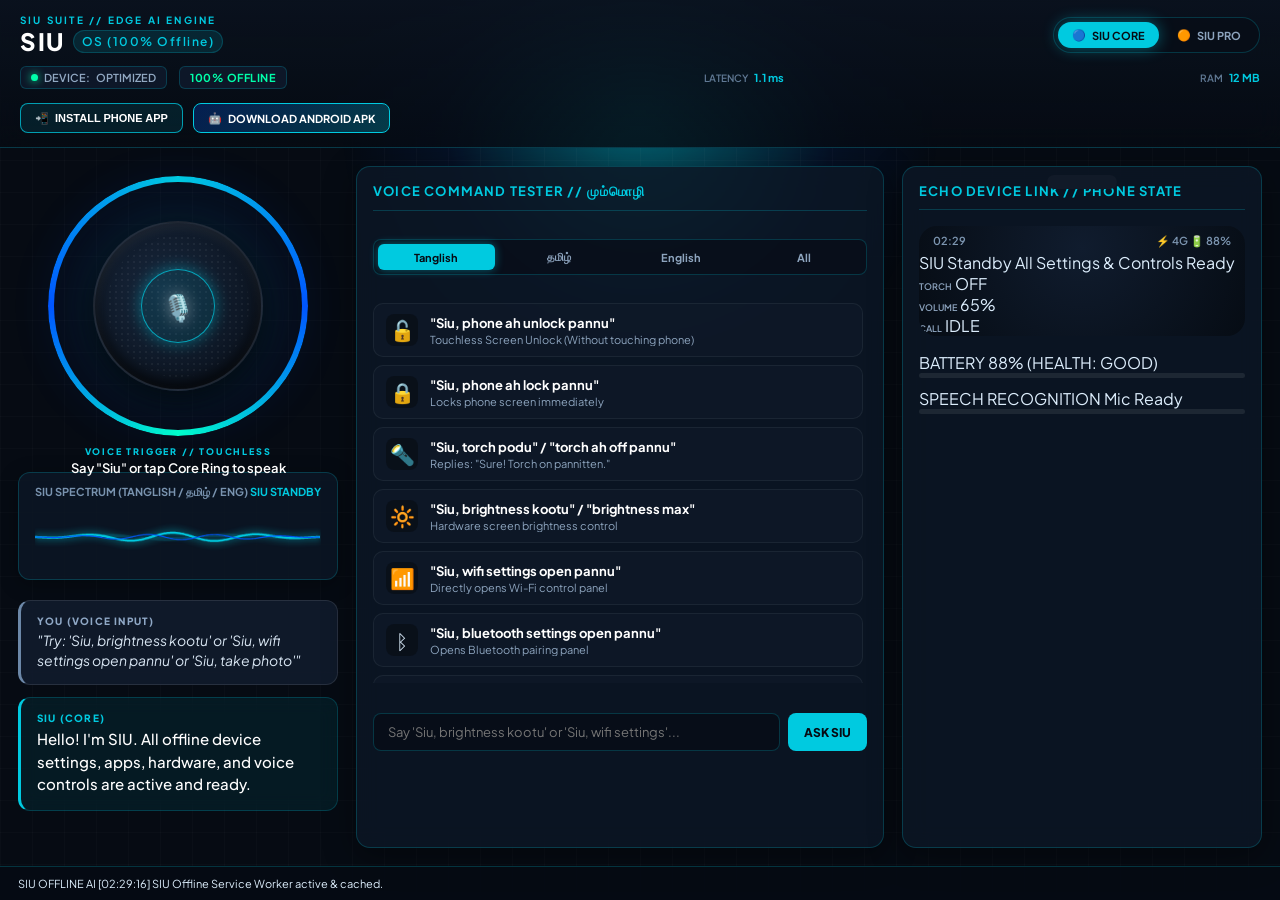
<file: index.html>
<!DOCTYPE html>
<html lang="en">

<head>
  <meta charset="UTF-8">
  <meta name="viewport"
    content="width=device-width, initial-scale=1.0, maximum-scale=1.0, user-scalable=no, viewport-fit=cover">
  <title>SIU — Offline Voice AI Assistant</title>
  <link rel="preconnect" href="https://fonts.googleapis.com">
  <link rel="preconnect" href="https://fonts.gstatic.com" crossorigin>
  <link
    href="https://fonts.googleapis.com/css2?family=Plus+Jakarta+Sans:wght@400;500;600;700;800&family=Noto+Sans+Tamil:wght@400;600;700&display=swap"
    rel="stylesheet">
  <link rel="manifest" href="manifest.json">
  <link rel="stylesheet" href="style.css">
  <script>
    if ('serviceWorker' in navigator) {
      navigator.serviceWorker.register('sw.js').catch(console.error);
    }
  </script>
</head>

<body class="theme-alexa-echo">
  <div class="alexa-bg-aura"></div>
  <div class="hud-grid-overlay"></div>

  <!-- Top Header Telemetry -->
  <header class="hud-header">
    <div class="header-top-row">
      <div class="brand-title">
        <span class="brand-sub">SIU SUITE // EDGE AI ENGINE</span>
        <h1 id="persona-title">SIU <span>OS (100% Offline)</span></h1>
      </div>

      <!-- Central Switcher (Alexa Echo <-> Alexa Show) -->
      <div class="persona-switch-container">
        <button class="switch-btn active" id="btn-siu-core" onclick="switchPersona('siu_core')">
          <span class="icon">🔵</span> SIU CORE
        </button>
        <button class="switch-btn" id="btn-siu-pro" onclick="switchPersona('siu_pro')">
          <span class="icon">🟠</span> SIU PRO
        </button>
      </div>
    </div>

    <div class="telemetry-bar">
      <div class="stat-pill"><span class="pulse-dot"></span> <span class="hide-mobile">DEVICE: </span>OPTIMIZED</div>
      <div class="stat-pill"><span class="mode-tag">100% OFFLINE</span></div>
      <div class="telemetry-metric">
        <span class="lbl">LATENCY</span>
        <span class="val" id="metric-latency">1.1 ms</span>
      </div>
      <div class="telemetry-metric">
        <span class="lbl">RAM</span>
        <span class="val">12 MB</span>
      </div>
    </div>

    <!-- App Installation & Direct APK Download -->
    <div class="app-download-bar">
      <button class="btn-app-action" id="btn-install-pwa" onclick="installPwaApp()">
        <span>📲</span> INSTALL PHONE APP
      </button>
      <a class="btn-app-action apk-btn" id="btn-download-apk"
        href="https://github.com/ASHWINMARAN8/application/releases/download/v1.0.0/SIU-Offline-AI-v1.0.0.apk"
        target="_blank" rel="noopener">
        <span>🤖</span> DOWNLOAD ANDROID APK
      </a>
    </div>
  </header>

  <!-- Main Body (Aligned for Phone & Desktop) -->
  <main class="hud-main">

    <!-- Central Core: Iconic Amazon Echo Light Ring Interaction -->
    <section class="hud-col center-panel">
      <div class="echo-container">
        <!-- Echo Ambient Halo & Light Ring -->
        <div class="echo-halo" id="echo-halo"></div>
        <div class="echo-light-ring" id="echo-light-ring">
          <div class="echo-ring-cyan"></div>
          <div class="echo-ring-blue"></div>
          <div class="echo-ring-glow"></div>
        </div>

        <!-- Central Echo Speaker Button -->
        <div class="echo-core" id="echo-reactor" onclick="triggerMic()">
          <div class="core-glow"></div>
          <div class="echo-mesh"></div>
          <div class="inner-circle">
            <span class="echo-icon" id="core-state-icon">🎙️</span>
          </div>
        </div>

        <div class="wake-word-hint">
          <span class="tag">VOICE TRIGGER // TOUCHLESS</span>
          <span class="wake-text" id="wake-prompt">Say "Siu" or tap Core Ring to speak</span>
        </div>
      </div>

      <!-- Audio Frequency Spectrum Visualizer -->
      <div class="visualizer-wrapper">
        <div class="visualizer-label">
          <span>SIU SPECTRUM (TANGLISH / தமிழ் / ENG)</span>
          <span id="speech-state">SIU STANDBY</span>
        </div>
        <canvas id="waveform-canvas" width="600" height="70"></canvas>
      </div>

      <!-- Live Speech Transcript & AI Speech Bubble -->
      <div class="dialogue-box">
        <div class="speech-bubble user-bubble" id="user-speech">
          <span class="speaker-tag">YOU (VOICE INPUT)</span>
          <p id="user-transcript">"Try: 'Siu, brightness kootu' or 'Siu, wifi settings open pannu' or 'Siu, take photo'"</p>
        </div>
        <div class="speech-bubble ai-bubble" id="ai-speech">
          <span class="speaker-tag" id="ai-tag">SIU (CORE)</span>
          <p id="ai-response">Hello! I'm SIU. All offline device settings, apps, hardware, and voice controls are active and ready.</p>
        </div>
      </div>
    </section>

    <!-- Quick Voice Commands Matrix -->
    <section class="hud-col right-panel">
      <div class="panel-header">
        <span class="corner-bracket top-left"></span>
        <span class="corner-bracket top-right"></span>
        <h3>VOICE COMMAND TESTER // மும்மொழி</h3>
      </div>

      <div class="tab-selectors">
        <button class="cmd-tab active" onclick="filterCommands('tanglish')">Tanglish</button>
        <button class="cmd-tab" onclick="filterCommands('tamil')">தமிழ்</button>
        <button class="cmd-tab" onclick="filterCommands('english')">English</button>
        <button class="cmd-tab" onclick="filterCommands('all')">All</button>
      </div>

      <div class="commands-scroll-list" id="command-list">

        <!-- Touchless Unlock & Lock -->
        <div class="cmd-item" data-lang="tanglish" onclick="simulateVoice('Siu, phone ah unlock pannu')">
          <div class="cmd-icon">🔓</div>
          <div class="cmd-info">
            <span class="cmd-phrase">"Siu, phone ah unlock pannu"</span>
            <span class="cmd-action">Touchless Screen Unlock (Without touching phone)</span>
          </div>
        </div>

        <div class="cmd-item" data-lang="tanglish" onclick="simulateVoice('Siu, phone ah lock pannu')">
          <div class="cmd-icon">🔒</div>
          <div class="cmd-info">
            <span class="cmd-phrase">"Siu, phone ah lock pannu"</span>
            <span class="cmd-action">Locks phone screen immediately</span>
          </div>
        </div>

        <!-- Tanglish Commands -->
        <div class="cmd-item" data-lang="tanglish" onclick="simulateVoice('Siu, torch podu')">
          <div class="cmd-icon">🔦</div>
          <div class="cmd-info">
            <span class="cmd-phrase">"Siu, torch podu" / "torch ah off pannu"</span>
            <span class="cmd-action">Replies: "Sure! Torch on pannitten."</span>
          </div>
        </div>

        <div class="cmd-item" data-lang="tanglish" onclick="simulateVoice('Siu, brightness kootu')">
          <div class="cmd-icon">🔆</div>
          <div class="cmd-info">
            <span class="cmd-phrase">"Siu, brightness kootu" / "brightness max"</span>
            <span class="cmd-action">Hardware screen brightness control</span>
          </div>
        </div>

        <div class="cmd-item" data-lang="tanglish" onclick="simulateVoice('Siu, wifi settings open pannu')">
          <div class="cmd-icon">📶</div>
          <div class="cmd-info">
            <span class="cmd-phrase">"Siu, wifi settings open pannu"</span>
            <span class="cmd-action">Directly opens Wi-Fi control panel</span>
          </div>
        </div>

        <div class="cmd-item" data-lang="tanglish" onclick="simulateVoice('Siu, bluetooth settings open pannu')">
          <div class="cmd-icon">ᛒ</div>
          <div class="cmd-info">
            <span class="cmd-phrase">"Siu, bluetooth settings open pannu"</span>
            <span class="cmd-action">Opens Bluetooth pairing panel</span>
          </div>
        </div>

        <div class="cmd-item" data-lang="tanglish" onclick="simulateVoice('Siu, photo edu')">
          <div class="cmd-icon">📸</div>
          <div class="cmd-info">
            <span class="cmd-phrase">"Siu, photo edu" / "take photo"</span>
            <span class="cmd-action">Opens Camera and triggers photo capture</span>
          </div>
        </div>

        <div class="cmd-item" data-lang="tanglish" onclick="simulateVoice('Siu, play music')">
          <div class="cmd-icon">🎵</div>
          <div class="cmd-info">
            <span class="cmd-phrase">"Siu, play music" / "song pause"</span>
            <span class="cmd-action">Controls local media audio player</span>
          </div>
        </div>

        <div class="cmd-item" data-lang="tanglish" onclick="simulateVoice('Siu, quick settings kaatu')">
          <div class="cmd-icon">🎛️</div>
          <div class="cmd-info">
            <span class="cmd-phrase">"Siu, quick settings kaatu"</span>
            <span class="cmd-action">Pulls down Quick Settings notification shade</span>
          </div>
        </div>

        <div class="cmd-item" data-lang="tanglish" onclick="simulateVoice('Siu, screenshot edu')">
          <div class="cmd-icon">📱</div>
          <div class="cmd-info">
            <span class="cmd-phrase">"Siu, screenshot edu"</span>
            <span class="cmd-action">Captures screen via accessibility service</span>
          </div>
        </div>

        <div class="cmd-item" data-lang="tanglish" onclick="simulateVoice('Siu, amma ku call pannu')">
          <div class="cmd-icon">📞</div>
          <div class="cmd-info">
            <span class="cmd-phrase">"Siu, amma ku call pannu"</span>
            <span class="cmd-action">Replies: "Amma-kku ippo call panren."</span>
          </div>
        </div>

        <div class="cmd-item" data-lang="tanglish"
          onclick="simulateVoice('Siu, ram ku whatsapp message anupu: na kelambiten')">
          <div class="cmd-icon">💬</div>
          <div class="cmd-info">
            <span class="cmd-phrase">"Siu, ram ku message anupu: na kelambiten"</span>
            <span class="cmd-action">Sends WhatsApp message in Tanglish</span>
          </div>
        </div>

        <div class="cmd-item" data-lang="tanglish" onclick="simulateVoice('Siu, youtube open pannu')">
          <div class="cmd-icon">🚀</div>
          <div class="cmd-info">
            <span class="cmd-phrase">"Siu, youtube open pannu"</span>
            <span class="cmd-action">Replies: "YouTube open panren."</span>
          </div>
        </div>

        <div class="cmd-item" data-lang="tanglish" onclick="simulateVoice('Siu, sound ah kootu')">
          <div class="cmd-icon">🔊</div>
          <div class="cmd-info">
            <span class="cmd-phrase">"Siu, sound ah kootu" / "volume korai"</span>
            <span class="cmd-action">Replies: "Sound 80% kku kootitten."</span>
          </div>
        </div>

        <div class="cmd-item" data-lang="tanglish" onclick="simulateVoice('Siu, battery evvalavu irukku?')">
          <div class="cmd-icon">🔋</div>
          <div class="cmd-info">
            <span class="cmd-phrase">"Siu, battery evvalavu irukku?"</span>
            <span class="cmd-action">Replies: "Battery 88% irukku!"</span>
          </div>
        </div>

        <div class="cmd-item" data-lang="tanglish" onclick="simulateVoice('Siu, timer 5 minutes vai')">
          <div class="cmd-icon">⏱️</div>
          <div class="cmd-info">
            <span class="cmd-phrase">"Siu, timer 5 minutes vai"</span>
            <span class="cmd-action">Sets 5-minute countdown timer</span>
          </div>
        </div>

        <div class="cmd-item" data-lang="tanglish" onclick="simulateVoice('Siu, epdi iruka?')">
          <div class="cmd-icon">🤝</div>
          <div class="cmd-info">
            <span class="cmd-phrase">"Siu, epdi iruka?"</span>
            <span class="cmd-action">SIU conversational banter</span>
          </div>
        </div>

        <div class="cmd-item" data-lang="tanglish" onclick="simulateVoice('Siu, joke sollu')">
          <div class="cmd-icon">😂</div>
          <div class="cmd-info">
            <span class="cmd-phrase">"Siu, joke sollu"</span>
            <span class="cmd-action">SIU assistant joke</span>
          </div>
        </div>

        <!-- Tamil Commands -->
        <div class="cmd-item" data-lang="tamil" style="display:none;" onclick="simulateVoice('சியு, போனை அன்லாக் பண்ணு')">
          <div class="cmd-icon">🔓</div>
          <div class="cmd-info">
            <span class="cmd-phrase">"சியு, போனை அன்லாக் பண்ணு"</span>
            <span class="cmd-action">Touchless screen unlock in Tamil</span>
          </div>
        </div>

        <div class="cmd-item" data-lang="tamil" style="display:none;" onclick="simulateVoice('சியு, டார்ச் போடு')">
          <div class="cmd-icon">🔦</div>
          <div class="cmd-info">
            <span class="cmd-phrase">"சியு, டார்ச் போடு"</span>
            <span class="cmd-action">Turns on Phone Flashlight</span>
          </div>
        </div>

        <div class="cmd-item" data-lang="tamil" style="display:none;" onclick="simulateVoice('சியு, வெளிச்சம் கூட்டு')">
          <div class="cmd-icon">🔆</div>
          <div class="cmd-info">
            <span class="cmd-phrase">"சியு, வெளிச்சம் கூட்டு"</span>
            <span class="cmd-action">திரை வெளிச்சத்தை அதிகரிக்கும்</span>
          </div>
        </div>

        <div class="cmd-item" data-lang="tamil" style="display:none;" onclick="simulateVoice('சியு, வைபை அமைப்புகளை திற')">
          <div class="cmd-icon">📶</div>
          <div class="cmd-info">
            <span class="cmd-phrase">"சியு, வைபை அமைப்புகளை திற"</span>
            <span class="cmd-action">வைஃபை செட்டிங்ஸ் திறக்கும்</span>
          </div>
        </div>

        <div class="cmd-item" data-lang="tamil" style="display:none;" onclick="simulateVoice('சியு, படம் எடு')">
          <div class="cmd-icon">📸</div>
          <div class="cmd-info">
            <span class="cmd-phrase">"சியு, படம் எடு"</span>
            <span class="cmd-action">கேமராவில் புகைப்படம் எடுக்கும்</span>
          </div>
        </div>

        <div class="cmd-item" data-lang="tamil" style="display:none;" onclick="simulateVoice('சியு, பாடல் இயக்கு')">
          <div class="cmd-icon">🎵</div>
          <div class="cmd-info">
            <span class="cmd-phrase">"சியு, பாடல் இயக்கு"</span>
            <span class="cmd-action">பாடலை பிளே செய்யும்</span>
          </div>
        </div>

        <div class="cmd-item" data-lang="tamil" style="display:none;" onclick="simulateVoice('சியு, அம்மாவுக்கு கால் பண்ணு')">
          <div class="cmd-icon">📞</div>
          <div class="cmd-info">
            <span class="cmd-phrase">"சியு, அம்மாவுக்கு கால் பண்ணு"</span>
            <span class="cmd-action">Direct call to Mom</span>
          </div>
        </div>

        <div class="cmd-item" data-lang="tamil" style="display:none;" onclick="simulateVoice('சியு, நீ யாரு?')">
          <div class="cmd-icon">🤖</div>
          <div class="cmd-info">
            <span class="cmd-phrase">"சியு, நீ யாரு?"</span>
            <span class="cmd-action">சியு (SIU) அறிமுகம்</span>
          </div>
        </div>

        <!-- English Commands -->
        <div class="cmd-item" data-lang="english" style="display:none;" onclick="simulateVoice('Siu, unlock phone')">
          <div class="cmd-icon">🔓</div>
          <div class="cmd-info">
            <span class="cmd-phrase">"Siu, unlock phone"</span>
            <span class="cmd-action">Touchless Screen Unlock</span>
          </div>
        </div>

        <div class="cmd-item" data-lang="english" style="display:none;" onclick="simulateVoice('Siu, turn on flashlight')">
          <div class="cmd-icon">🔦</div>
          <div class="cmd-info">
            <span class="cmd-phrase">"Siu, turn on flashlight"</span>
            <span class="cmd-action">Hardware camera torch toggle</span>
          </div>
        </div>

        <div class="cmd-item" data-lang="english" style="display:none;" onclick="simulateVoice('Siu, increase brightness')">
          <div class="cmd-icon">🔆</div>
          <div class="cmd-info">
            <span class="cmd-phrase">"Siu, increase brightness" / "set brightness to 100%"</span>
            <span class="cmd-action">Hardware display brightness control</span>
          </div>
        </div>

        <div class="cmd-item" data-lang="english" style="display:none;" onclick="simulateVoice('Siu, open wifi settings')">
          <div class="cmd-icon">📶</div>
          <div class="cmd-info">
            <span class="cmd-phrase">"Siu, open wifi settings"</span>
            <span class="cmd-action">Directly opens device Wi-Fi settings</span>
          </div>
        </div>

        <div class="cmd-item" data-lang="english" style="display:none;" onclick="simulateVoice('Siu, open bluetooth settings')">
          <div class="cmd-icon">ᛒ</div>
          <div class="cmd-info">
            <span class="cmd-phrase">"Siu, open bluetooth settings"</span>
            <span class="cmd-action">Opens Bluetooth pairing panel</span>
          </div>
        </div>

        <div class="cmd-item" data-lang="english" style="display:none;" onclick="simulateVoice('Siu, take a photo')">
          <div class="cmd-icon">📸</div>
          <div class="cmd-info">
            <span class="cmd-phrase">"Siu, take a photo"</span>
            <span class="cmd-action">Captures picture with device camera</span>
          </div>
        </div>

        <div class="cmd-item" data-lang="english" style="display:none;" onclick="simulateVoice('Siu, play music')">
          <div class="cmd-icon">🎵</div>
          <div class="cmd-info">
            <span class="cmd-phrase">"Siu, play music" / "pause music"</span>
            <span class="cmd-action">Controls device media playback</span>
          </div>
        </div>

        <div class="cmd-item" data-lang="english" style="display:none;" onclick="simulateVoice('Siu, open quick settings')">
          <div class="cmd-icon">🎛️</div>
          <div class="cmd-info">
            <span class="cmd-phrase">"Siu, open quick settings"</span>
            <span class="cmd-action">Pulls down Quick Settings notification shade</span>
          </div>
        </div>

        <div class="cmd-item" data-lang="english" style="display:none;" onclick="simulateVoice('Siu, take screenshot')">
          <div class="cmd-icon">📱</div>
          <div class="cmd-info">
            <span class="cmd-phrase">"Siu, take screenshot"</span>
            <span class="cmd-action">Captures phone screen touchlessly</span>
          </div>
        </div>

        <div class="cmd-item" data-lang="english" style="display:none;" onclick="simulateVoice('Siu, set a timer for 10 minutes')">
          <div class="cmd-icon">⏱️</div>
          <div class="cmd-info">
            <span class="cmd-phrase">"Siu, set timer for 10 minutes"</span>
            <span class="cmd-action">Local offline countdown timer</span>
          </div>
        </div>

        <div class="cmd-item" data-lang="english" style="display:none;" onclick="simulateVoice('Siu, who are you?')">
          <div class="cmd-icon">✨</div>
          <div class="cmd-info">
            <span class="cmd-phrase">"Siu, who are you?"</span>
            <span class="cmd-action">SIU identity overview</span>
          </div>
        </div>

        <div class="cmd-item" data-lang="english" style="display:none;" onclick="simulateVoice('Siu, tell me a joke')">
          <div class="cmd-icon">😂</div>
          <div class="cmd-info">
            <span class="cmd-phrase">"Siu, tell me a joke"</span>
            <span class="cmd-action">SIU humor</span>
          </div>
        </div>
      </div>

      <!-- Live Voice Input Bar -->
      <div class="custom-input-box">
        <input type="text" id="manual-text-input" placeholder="Say 'Siu, brightness kootu' or 'Siu, wifi settings'..."
          onkeypress="handleKeypress(event)">
        <button id="send-btn" onclick="submitManualText()">ASK SIU</button>
      </div>
    </section>

    <!-- Phone State & Device Display -->
    <section class="hud-col left-panel">
      <div class="panel-header">
        <span class="corner-bracket top-left"></span>
        <span class="corner-bracket top-right"></span>
        <h3>ECHO DEVICE LINK // PHONE STATE</h3>
      </div>

      <!-- Live Virtual Phone Mockup -->
      <div class="phone-mockup-wrapper">
        <div class="phone-frame">
          <div class="phone-notch"></div>
          <div class="phone-screen" id="phone-screen">

            <!-- Flashlight Beam Effect Overlay -->
            <div class="flashlight-beam" id="flashlight-beam"></div>

            <!-- Lock Screen Overlay -->
            <div class="phone-lock-overlay" id="phone-lock-overlay">
              <div class="lock-icon">🔒</div>
              <div class="lock-time" id="lock-time">12:00</div>
              <div class="lock-label">PHONE LOCKED</div>
              <div class="lock-hint">Say "Siu, unlock phone" or "போனை அன்லாக் பண்ணு"</div>
            </div>

            <!-- Virtual Phone Content -->
            <div class="phone-status-bar">
              <span class="clock" id="phone-clock">12:00</span>
              <span class="indicators">⚡ 4G 🔋 88%</span>
            </div>

            <div class="phone-home-widget">
              <div class="alexa-avatar-mini">
                <div class="mini-ring"></div>
              </div>
              <div class="greeting-text">
                <span class="mini-greet">SIU Standby</span>
                <span class="mini-status">All Settings & Controls Ready</span>
              </div>
            </div>

            <div class="phone-state-indicators">
              <div class="state-indicator-item">
                <span class="ind-label">TORCH</span>
                <span class="ind-val" id="torch-val">OFF</span>
              </div>
              <div class="state-indicator-item">
                <span class="ind-label">VOLUME</span>
                <span class="ind-val" id="vol-val">65%</span>
              </div>
              <div class="state-indicator-item">
                <span class="ind-label">CALL</span>
                <span class="ind-val" id="call-val">IDLE</span>
              </div>
            </div>

            <!-- Active Phone Action Notification Card -->
            <div class="phone-action-card" id="action-card" style="display:none;">
              <span class="card-icon" id="action-card-icon">⚡</span>
              <div class="card-text">
                <strong id="action-card-title">Action</strong>
                <span id="action-card-desc">Description</span>
              </div>
            </div>

            <!-- Virtual Home Bar Indicator -->
            <div class="home-indicator"></div>
          </div>
        </div>
      </div>

      <!-- Quick Metrics -->
      <div class="specs-panel">
        <div class="stat-row">
          <span>BATTERY</span>
          <span>88% (HEALTH: GOOD)</span>
        </div>
        <div class="progress-bar">
          <div class="progress-fill" style="width: 88%;"></div>
        </div>

        <div class="stat-row" style="margin-top: 10px;">
          <span>SPEECH RECOGNITION</span>
          <span id="stat-audio-status">Mic Ready</span>
        </div>
        <div class="progress-bar">
          <div class="progress-fill" id="mic-fill" style="width: 25%;"></div>
        </div>
      </div>
    </section>

  </main>

  <!-- Bottom Global Log Stream -->
  <footer class="hud-footer">
    <div class="log-indicator">
      <span class="tag">SIU OFFLINE AI</span>
      <span class="ticker" id="log-ticker">[SYSTEM] SIU Core online. 100% offline edge processing ready.</span>
    </div>
  </footer>

  <script src="app.js"></script>
</body>

</html>
</file>
<file: style.css>
/* ==========================================================================
   ALEXA // ECHO SMART VOICE AI & PHONE ASSISTANT (100% OFFLINE)
   Amazon Echo Signature Aesthetic (Cyan & Electric Blue Glowing Light Ring)
   Mobile-First & Phone View Alignment
   ========================================================================== */

:root {
  --font-alexa: 'Plus Jakarta Sans', -apple-system, BlinkMacSystemFont, sans-serif;
  --font-tamil: 'Noto Sans Tamil', sans-serif;
  
  /* Alexa Echo Signature Theme (Alexa Cyan, Electric Blue, Obsidian Navy) */
  --theme-primary: #00cae0;
  --theme-secondary: #0055ff;
  --theme-accent: #00ffcc;
  --theme-glow: rgba(0, 202, 224, 0.45);
  --theme-glow-strong: rgba(0, 202, 224, 0.85);
  --theme-panel-bg: rgba(13, 23, 38, 0.82);
  --theme-border: rgba(0, 202, 224, 0.22);
  --theme-border-bright: rgba(0, 202, 224, 0.75);
  --bg-dark: #060b13;
}

body.theme-siu-core, .theme-alexa-echo {
  --theme-primary: #00cae0;
  --theme-secondary: #0055ff;
  --theme-accent: #00ffcc;
  --theme-glow: rgba(0, 202, 224, 0.45);
  --theme-glow-strong: rgba(0, 202, 224, 0.85);
  --theme-panel-bg: rgba(13, 23, 38, 0.84);
  --theme-border: rgba(0, 202, 224, 0.22);
  --theme-border-bright: rgba(0, 202, 224, 0.75);
  --bg-dark: #060b13;
}

body.theme-siu-pro, .theme-alexa-show {
  /* Echo Show Theme (Alexa Amber / Gold & Indigo Smart Display) */
  --theme-primary: #ff9900;
  --theme-secondary: #00a8e8;
  --theme-accent: #ffffff;
  --theme-glow: rgba(255, 153, 0, 0.45);
  --theme-glow-strong: rgba(255, 153, 0, 0.85);
  --theme-panel-bg: rgba(18, 22, 32, 0.86);
  --theme-border: rgba(255, 153, 0, 0.28);
  --theme-border-bright: rgba(255, 153, 0, 0.75);
  --bg-dark: #090c12;
}

* {
  margin: 0;
  padding: 0;
  box-sizing: border-box;
  -webkit-tap-highlight-color: transparent;
}

html, body {
  width: 100%;
  min-height: 100vh;
  overflow-x: hidden;
}

body {
  background-color: var(--bg-dark);
  color: #dcedfc;
  font-family: var(--font-alexa);
  display: flex;
  flex-direction: column;
  transition: background-color 0.4s ease, color 0.4s ease;
  user-select: none;
}

/* Ambient Alexa Background Halo */
.alexa-bg-aura {
  position: fixed;
  top: -15%;
  left: 50%;
  transform: translateX(-50%);
  width: 700px;
  height: 500px;
  background: radial-gradient(circle, var(--theme-glow) 0%, rgba(0, 85, 255, 0.08) 45%, transparent 70%);
  pointer-events: none;
  z-index: 0;
  transition: background 0.6s ease;
}

/* Subtle modern grid overlay */
.hud-grid-overlay {
  position: fixed;
  inset: 0;
  background-image: 
    linear-gradient(to right, rgba(255, 255, 255, 0.02) 1px, transparent 1px),
    linear-gradient(to bottom, rgba(255, 255, 255, 0.02) 1px, transparent 1px);
  background-size: 32px 32px;
  pointer-events: none;
  z-index: 0;
}

/* ==========================================================================
   Header Telemetry & Nav (Echo Style)
   ========================================================================== */
.hud-header {
  position: relative;
  z-index: 10;
  display: flex;
  flex-direction: column;
  gap: 10px;
  padding: 14px 20px;
  border-bottom: 1px solid var(--theme-border);
  background: linear-gradient(180deg, rgba(10, 18, 30, 0.95) 0%, rgba(6, 11, 19, 0.8) 100%);
  backdrop-filter: blur(14px);
}

.header-top-row {
  display: flex;
  justify-content: space-between;
  align-items: center;
  flex-wrap: wrap;
  gap: 12px;
}

.brand-title {
  display: flex;
  flex-direction: column;
}

.brand-sub {
  font-size: 10px;
  letter-spacing: 2.2px;
  color: var(--theme-primary);
  font-weight: 700;
  text-transform: uppercase;
}

.brand-title h1 {
  font-size: 24px;
  font-weight: 800;
  color: #ffffff;
  letter-spacing: 1.5px;
  display: flex;
  align-items: center;
  gap: 8px;
}

.brand-title h1 span {
  font-size: 12px;
  color: var(--theme-primary);
  font-weight: 600;
  background: rgba(0, 202, 224, 0.12);
  padding: 3px 8px;
  border-radius: 12px;
  border: 1px solid var(--theme-border);
}

.persona-switch-container {
  display: flex;
  background: rgba(8, 14, 24, 0.85);
  border: 1px solid var(--theme-border);
  border-radius: 30px;
  padding: 4px;
  gap: 4px;
}

.switch-btn {
  background: transparent;
  border: none;
  color: #8da4be;
  font-family: var(--font-alexa);
  font-size: 11px;
  font-weight: 700;
  padding: 6px 14px;
  border-radius: 20px;
  cursor: pointer;
  display: flex;
  align-items: center;
  gap: 6px;
  transition: all 0.25s ease;
}

.switch-btn.active {
  background: var(--theme-primary);
  color: #060b13;
  box-shadow: 0 0 16px var(--theme-glow);
}

.telemetry-bar {
  display: flex;
  align-items: center;
  flex-wrap: wrap;
  gap: 12px;
  font-size: 11px;
  color: #92a9c3;
}

.stat-pill {
  display: inline-flex;
  align-items: center;
  gap: 6px;
  background: rgba(15, 27, 44, 0.85);
  padding: 4px 10px;
  border-radius: 6px;
  border: 1px solid var(--theme-border);
  font-weight: 600;
}

.pulse-dot {
  width: 7px;
  height: 7px;
  border-radius: 50%;
  background: #00ffaa;
  box-shadow: 0 0 8px #00ffaa;
  animation: pulseAnim 1.8s infinite;
}

@keyframes pulseAnim {
  0%, 100% { opacity: 1; transform: scale(1); }
  50% { opacity: 0.4; transform: scale(0.85); }
}

.mode-tag {
  color: #00ffaa;
  font-weight: 700;
  letter-spacing: 0.5px;
}

.telemetry-metric {
  display: flex;
  gap: 6px;
  align-items: center;
  margin-left: auto;
}

.telemetry-metric .lbl {
  color: #607994;
  font-size: 10px;
  font-weight: 600;
}

.telemetry-metric .val {
  color: var(--theme-primary);
  font-weight: 700;
}

.app-download-bar {
  display: flex;
  gap: 10px;
  flex-wrap: wrap;
  padding-top: 4px;
}

.btn-app-action {
  background: rgba(0, 202, 224, 0.1);
  border: 1px solid var(--theme-border-bright);
  color: #ffffff;
  padding: 7px 14px;
  border-radius: 8px;
  font-size: 11px;
  font-weight: 700;
  cursor: pointer;
  display: inline-flex;
  align-items: center;
  gap: 6px;
  text-decoration: none;
  transition: all 0.2s ease;
}

.btn-app-action:hover {
  background: var(--theme-primary);
  color: #060b13;
  box-shadow: 0 0 14px var(--theme-glow);
}

.btn-app-action.apk-btn {
  background: linear-gradient(135deg, rgba(0, 85, 255, 0.25), rgba(0, 202, 224, 0.25));
  border-color: var(--theme-primary);
}

/* ==========================================================================
   Main Body Grid (Desktop 3-Column / Mobile Single Column)
   ========================================================================== */
.hud-main {
  position: relative;
  z-index: 1;
  display: grid;
  grid-template-columns: 320px 1fr 360px;
  gap: 18px;
  padding: 18px;
  flex: 1;
  max-width: 1600px;
  margin: 0 auto;
  width: 100%;
}

.hud-col {
  display: flex;
  flex-direction: column;
  gap: 16px;
}

/* Panels */
.left-panel, .right-panel {
  background: var(--theme-panel-bg);
  border: 1px solid var(--theme-border);
  border-radius: 14px;
  padding: 16px;
  backdrop-filter: blur(12px);
  box-shadow: 0 8px 32px rgba(0, 0, 0, 0.4);
}

.panel-header {
  position: relative;
  padding-bottom: 10px;
  border-bottom: 1px solid var(--theme-border);
}

.panel-header h3 {
  font-size: 13px;
  letter-spacing: 1.2px;
  font-weight: 700;
  color: var(--theme-primary);
  text-transform: uppercase;
}

/* ==========================================================================
   Center Panel: Iconic Amazon Echo Light Ring
   ========================================================================== */
.center-panel {
  display: flex;
  flex-direction: column;
  align-items: center;
  justify-content: flex-start;
  gap: 20px;
}

.echo-container {
  position: relative;
  width: 260px;
  height: 260px;
  display: flex;
  align-items: center;
  justify-content: center;
  margin-top: 10px;
}

.echo-halo {
  position: absolute;
  inset: -20px;
  border-radius: 50%;
  background: radial-gradient(circle, var(--theme-glow) 0%, rgba(0, 85, 255, 0.1) 50%, transparent 75%);
  opacity: 0.6;
  filter: blur(15px);
  transition: all 0.4s ease;
  pointer-events: none;
}

/* Iconic Alexa Glowing Circular Light Ring */
.echo-light-ring {
  position: absolute;
  inset: 0;
  border-radius: 50%;
  padding: 6px;
  background: conic-gradient(
    from 0deg,
    #00cae0,
    #0055ff,
    #00ffcc,
    #0055ff,
    #00cae0
  );
  -webkit-mask: linear-gradient(#fff 0 0) content-box, linear-gradient(#fff 0 0);
  -webkit-mask-composite: xor;
  mask-composite: exclude;
  animation: echoRingRotate 8s linear infinite;
  box-shadow: 0 0 24px var(--theme-glow);
  transition: all 0.3s ease;
}

@keyframes echoRingRotate {
  0% { transform: rotate(0deg); }
  100% { transform: rotate(360deg); }
}

/* Echo Ring Reactivity States */
.echo-core.listening ~ .echo-light-ring,
.echo-light-ring.listening {
  animation: echoRingListen 2s ease-in-out infinite;
  box-shadow: 0 0 45px var(--theme-glow-strong), 0 0 90px rgba(0, 85, 255, 0.6);
  padding: 8px;
}

@keyframes echoRingListen {
  0%, 100% { transform: rotate(0deg) scale(1.02); filter: brightness(1.2); }
  50% { transform: rotate(180deg) scale(1.06); filter: brightness(1.6); }
}

.echo-core.speaking ~ .echo-light-ring,
.echo-light-ring.speaking {
  animation: echoRingSpeak 1.5s ease-in-out infinite alternate;
  box-shadow: 0 0 35px var(--theme-glow), 0 0 70px var(--theme-primary);
}

@keyframes echoRingSpeak {
  0% { transform: rotate(0deg) scale(1); filter: brightness(1); }
  100% { transform: rotate(240deg) scale(1.04); filter: brightness(1.4); }
}

/* Central Echo Core (Matte Speaker Fabric Button) */
.echo-core {
  position: relative;
  width: 170px;
  height: 170px;
  border-radius: 50%;
  background: radial-gradient(circle at 40% 40%, #17263b 0%, #0a111c 85%, #05090f 100%);
  border: 2px solid rgba(255, 255, 255, 0.08);
  box-shadow: 
    inset 0 4px 12px rgba(255, 255, 255, 0.08),
    inset 0 -6px 16px rgba(0, 0, 0, 0.8),
    0 10px 30px rgba(0, 0, 0, 0.6);
  display: flex;
  align-items: center;
  justify-content: center;
  cursor: pointer;
  transition: transform 0.2s cubic-bezier(0.34, 1.56, 0.64, 1), box-shadow 0.25s ease;
  z-index: 2;
}

.echo-core:hover {
  transform: scale(1.03);
}

.echo-core:active {
  transform: scale(0.97);
}

.echo-core.listening {
  background: radial-gradient(circle at 50% 50%, #0d2847 0%, #071526 80%, #030b14 100%);
}

.echo-mesh {
  position: absolute;
  inset: 12px;
  border-radius: 50%;
  background-image: radial-gradient(rgba(255, 255, 255, 0.05) 1px, transparent 1px);
  background-size: 6px 6px;
  pointer-events: none;
}

.inner-circle {
  position: relative;
  width: 74px;
  height: 74px;
  border-radius: 50%;
  background: rgba(0, 202, 224, 0.1);
  border: 1.5px solid var(--theme-border-bright);
  display: flex;
  align-items: center;
  justify-content: center;
  box-shadow: 0 0 16px var(--theme-glow);
  transition: all 0.3s ease;
}

.echo-core.listening .inner-circle {
  background: var(--theme-primary);
  box-shadow: 0 0 28px var(--theme-glow-strong);
}

.echo-icon {
  font-size: 26px;
  filter: drop-shadow(0 0 8px rgba(255, 255, 255, 0.4));
}

.echo-core.listening .echo-icon {
  filter: brightness(1.2);
}

.wake-word-hint {
  position: absolute;
  bottom: -40px;
  display: flex;
  flex-direction: column;
  align-items: center;
  gap: 3px;
  text-align: center;
}

.wake-word-hint .tag {
  font-size: 9px;
  font-weight: 800;
  letter-spacing: 1.8px;
  color: var(--theme-primary);
  text-transform: uppercase;
}

.wake-word-hint .wake-text {
  font-size: 13px;
  font-weight: 600;
  color: #ffffff;
}

/* ==========================================================================
   Visualizer Canvas & Spectrum
   ========================================================================== */
.visualizer-wrapper {
  width: 100%;
  background: var(--theme-panel-bg);
  border: 1px solid var(--theme-border);
  border-radius: 12px;
  padding: 12px 16px;
  box-shadow: 0 4px 20px rgba(0, 0, 0, 0.3);
  margin-top: 16px;
}

.visualizer-label {
  display: flex;
  justify-content: space-between;
  font-size: 11px;
  font-weight: 700;
  color: #7993af;
  margin-bottom: 8px;
}

#speech-state {
  color: var(--theme-primary);
}

#waveform-canvas {
  width: 100%;
  height: 60px;
  display: block;
}

/* ==========================================================================
   Dialogue Speech Bubbles
   ========================================================================== */
.dialogue-box {
  width: 100%;
  display: flex;
  flex-direction: column;
  gap: 12px;
}

.speech-bubble {
  border-radius: 12px;
  padding: 14px 16px;
  backdrop-filter: blur(10px);
}

.speaker-tag {
  font-size: 10px;
  font-weight: 800;
  letter-spacing: 1.2px;
  display: block;
  margin-bottom: 4px;
}

.user-bubble {
  background: rgba(18, 29, 46, 0.85);
  border: 1px solid rgba(255, 255, 255, 0.1);
  border-left: 3px solid #6c88a8;
}

.user-bubble .speaker-tag {
  color: #8fa8c6;
}

.user-bubble p {
  color: #d8e5f2;
  font-size: 14px;
  line-height: 1.4;
  font-style: italic;
}

.ai-bubble {
  background: rgba(0, 202, 224, 0.08);
  border: 1px solid var(--theme-border);
  border-left: 3px solid var(--theme-primary);
}

.ai-bubble .speaker-tag {
  color: var(--theme-primary);
}

.ai-bubble p {
  color: #ffffff;
  font-size: 15px;
  line-height: 1.5;
  font-weight: 500;
}

/* ==========================================================================
   Right Panel: Voice Command Matrix & Live Input
   ========================================================================== */
.tab-selectors {
  display: flex;
  gap: 6px;
  margin-top: 12px;
  margin-bottom: 12px;
  background: rgba(8, 14, 24, 0.7);
  padding: 4px;
  border-radius: 8px;
  border: 1px solid var(--theme-border);
}

.cmd-tab {
  flex: 1;
  background: transparent;
  border: none;
  color: #8da4be;
  font-family: var(--font-alexa);
  font-size: 11px;
  font-weight: 700;
  padding: 6px 0;
  border-radius: 6px;
  cursor: pointer;
  transition: all 0.2s ease;
}

.cmd-tab.active {
  background: var(--theme-primary);
  color: #060b13;
  box-shadow: 0 0 10px var(--theme-glow);
}

.commands-scroll-list {
  display: flex;
  flex-direction: column;
  gap: 8px;
  max-height: 380px;
  overflow-y: auto;
  padding-right: 4px;
}

.commands-scroll-list::-webkit-scrollbar {
  width: 5px;
}

.commands-scroll-list::-webkit-scrollbar-thumb {
  background: var(--theme-border);
  border-radius: 4px;
}

.cmd-item {
  display: flex;
  align-items: center;
  gap: 12px;
  background: rgba(16, 27, 43, 0.6);
  border: 1px solid rgba(255, 255, 255, 0.06);
  border-radius: 10px;
  padding: 10px 12px;
  cursor: pointer;
  transition: all 0.2s ease;
}

.cmd-item:hover {
  background: rgba(0, 202, 224, 0.12);
  border-color: var(--theme-border-bright);
  transform: translateX(3px);
}

.cmd-icon {
  font-size: 20px;
  width: 32px;
  height: 32px;
  display: flex;
  align-items: center;
  justify-content: center;
  background: rgba(0, 0, 0, 0.3);
  border-radius: 8px;
}

.cmd-info {
  display: flex;
  flex-direction: column;
  gap: 2px;
  overflow: hidden;
}

.cmd-phrase {
  font-size: 13px;
  font-weight: 700;
  color: #ffffff;
  white-space: nowrap;
  overflow: hidden;
  text-overflow: ellipsis;
}

.cmd-action {
  font-size: 11px;
  color: #8da4be;
}

.custom-input-box {
  display: flex;
  gap: 8px;
  margin-top: 14px;
}

.custom-input-box input {
  flex: 1;
  background: rgba(8, 14, 24, 0.85);
  border: 1px solid var(--theme-border);
  border-radius: 8px;
  padding: 10px 14px;
  color: #ffffff;
  font-family: var(--font-alexa);
  font-size: 13px;
  outline: none;
}

.custom-input-box input:focus {
  border-color: var(--theme-primary);
  box-shadow: 0 0 12px var(--theme-glow);
}

.custom-input-box button {
  background: var(--theme-primary);
  color: #060b13;
  border: none;
  border-radius: 8px;
  padding: 0 16px;
  font-family: var(--font-alexa);
  font-size: 12px;
  font-weight: 800;
  cursor: pointer;
  transition: all 0.2s ease;
}

.custom-input-box button:hover {
  filter: brightness(1.15);
  box-shadow: 0 0 14px var(--theme-glow);
}

/* ==========================================================================
   Left Panel: Virtual Phone & Echo Device Link
   ========================================================================== */
.phone-mockup {
  position: relative;
  width: 100%;
  aspect-ratio: 9/16;
  max-height: 380px;
  background: #03060a;
  border: 3px solid #1a2a40;
  border-radius: 28px;
  padding: 12px;
  box-shadow: 0 12px 36px rgba(0, 0, 0, 0.7);
  overflow: hidden;
  margin: 0 auto;
}

.phone-notch {
  position: absolute;
  top: 8px;
  left: 50%;
  transform: translateX(-50%);
  width: 70px;
  height: 14px;
  background: #111a28;
  border-radius: 10px;
  z-index: 10;
}

.phone-screen {
  position: relative;
  width: 100%;
  height: 100%;
  background: radial-gradient(circle at 50% 20%, #101c2e 0%, #060c14 100%);
  border-radius: 18px;
  overflow: hidden;
  display: flex;
  flex-direction: column;
}

.flashlight-beam {
  position: absolute;
  top: 0;
  left: 0;
  right: 0;
  height: 100%;
  background: radial-gradient(circle at 50% 0%, rgba(255, 255, 255, 0.85) 0%, rgba(0, 202, 224, 0.3) 40%, transparent 70%);
  opacity: 0;
  pointer-events: none;
  transition: opacity 0.3s ease;
  z-index: 5;
}

.flashlight-beam.active {
  opacity: 1;
}

.phone-status-bar {
  display: flex;
  justify-content: space-between;
  padding: 8px 14px 4px;
  font-size: 11px;
  color: #7d96b1;
  font-weight: 600;
  z-index: 6;
}

.phone-lock-overlay {
  position: absolute;
  inset: 0;
  background: rgba(4, 8, 14, 0.94);
  backdrop-filter: blur(8px);
  z-index: 8;
  display: flex;
  flex-direction: column;
  align-items: center;
  justify-content: center;
  gap: 10px;
}

.lock-icon {
  font-size: 32px;
}

.lock-time {
  font-size: 36px;
  font-weight: 800;
  color: #ffffff;
}

.lock-hint {
  font-size: 11px;
  letter-spacing: 1.5px;
  color: #ff3b69;
  font-weight: 800;
}

.lock-sub {
  font-size: 11px;
  color: #8da4be;
}

.phone-app-view {
  flex: 1;
  padding: 10px;
  display: flex;
  flex-direction: column;
  gap: 12px;
  z-index: 4;
}

.home-widget {
  background: rgba(16, 28, 45, 0.8);
  border: 1px solid var(--theme-border);
  border-radius: 12px;
  padding: 12px;
  text-align: center;
}

.ai-avatar-mini {
  width: 32px;
  height: 32px;
  border-radius: 50%;
  background: conic-gradient(#00cae0, #0055ff, #00cae0);
  margin: 0 auto 6px;
  box-shadow: 0 0 10px var(--theme-glow);
}

.widget-greeting {
  font-size: 13px;
  font-weight: 700;
  color: #ffffff;
}

.widget-sub {
  font-size: 10px;
  color: #7d96b1;
}

.phone-indicators {
  display: grid;
  grid-template-columns: repeat(3, 1fr);
  gap: 6px;
}

.indicator-item {
  background: rgba(8, 15, 26, 0.75);
  border: 1px solid var(--theme-border);
  border-radius: 8px;
  padding: 6px 4px;
  display: flex;
  flex-direction: column;
  align-items: center;
  gap: 2px;
}

.ind-icon {
  font-size: 14px;
}

.ind-label {
  font-size: 9px;
  color: #8da4be;
  font-weight: 600;
}

.ind-label b {
  color: var(--theme-primary);
}

.action-card {
  margin-top: auto;
  background: rgba(0, 202, 224, 0.12);
  border: 1px solid var(--theme-border-bright);
  border-radius: 10px;
  padding: 8px 10px;
  display: flex;
  align-items: center;
  gap: 8px;
}

.card-icon {
  font-size: 18px;
}

.card-title {
  font-size: 11px;
  font-weight: 700;
  color: #ffffff;
}

.card-desc {
  font-size: 10px;
  color: #9ab3ce;
}

.device-stats-grid {
  display: flex;
  flex-direction: column;
  gap: 10px;
  margin-top: 12px;
}

.stat-card {
  background: rgba(14, 25, 40, 0.6);
  border: 1px solid var(--theme-border);
  border-radius: 8px;
  padding: 8px 12px;
  display: flex;
  flex-direction: column;
  gap: 4px;
}

.stat-name {
  font-size: 9px;
  letter-spacing: 1px;
  font-weight: 800;
  color: #6d86a2;
}

.stat-data {
  font-size: 12px;
  font-weight: 700;
  color: #ffffff;
}

.progress-bar {
  width: 100%;
  height: 5px;
  background: rgba(255, 255, 255, 0.08);
  border-radius: 3px;
  overflow: hidden;
}

.progress-bar .fill {
  height: 100%;
  background: var(--theme-primary);
  border-radius: 3px;
  transition: width 0.3s ease;
}

.progress-bar .fill.glow {
  box-shadow: 0 0 8px var(--theme-glow);
}

/* ==========================================================================
   Footer Log Ticker
   ========================================================================== */
.hud-footer {
  position: relative;
  z-index: 10;
  display: flex;
  align-items: center;
  gap: 12px;
  padding: 10px 18px;
  background: rgba(6, 11, 19, 0.95);
  border-top: 1px solid var(--theme-border);
  font-size: 11px;
}

.footer-tag {
  background: var(--theme-primary);
  color: #060b13;
  padding: 3px 8px;
  border-radius: 4px;
  font-weight: 800;
  font-size: 10px;
  letter-spacing: 1px;
}

.log-ticker {
  color: #8da4be;
  font-family: monospace;
  white-space: nowrap;
  overflow: hidden;
  text-overflow: ellipsis;
}

/* ==========================================================================
   Mobile-First & Responsive Breakpoints
   ========================================================================== */
@media (max-width: 1024px) {
  .hud-main {
    grid-template-columns: 1fr;
    max-width: 650px;
  }

  .hud-col.center-panel {
    order: 1;
  }

  .hud-col.right-panel {
    order: 2;
  }

  .hud-col.left-panel {
    order: 3;
  }

  .echo-container {
    width: 220px;
    height: 220px;
  }

  .echo-core {
    width: 150px;
    height: 150px;
  }

  .phone-mockup {
    max-width: 320px;
  }
}

@media (max-width: 480px) {
  .hide-mobile {
    display: none;
  }

  .brand-title h1 {
    font-size: 20px;
  }

  .echo-container {
    width: 200px;
    height: 200px;
  }

  .echo-core {
    width: 135px;
    height: 135px;
  }

  .dialogue-box {
    gap: 8px;
  }

  .hud-header {
    padding: 10px 14px;
  }
}
</file>
